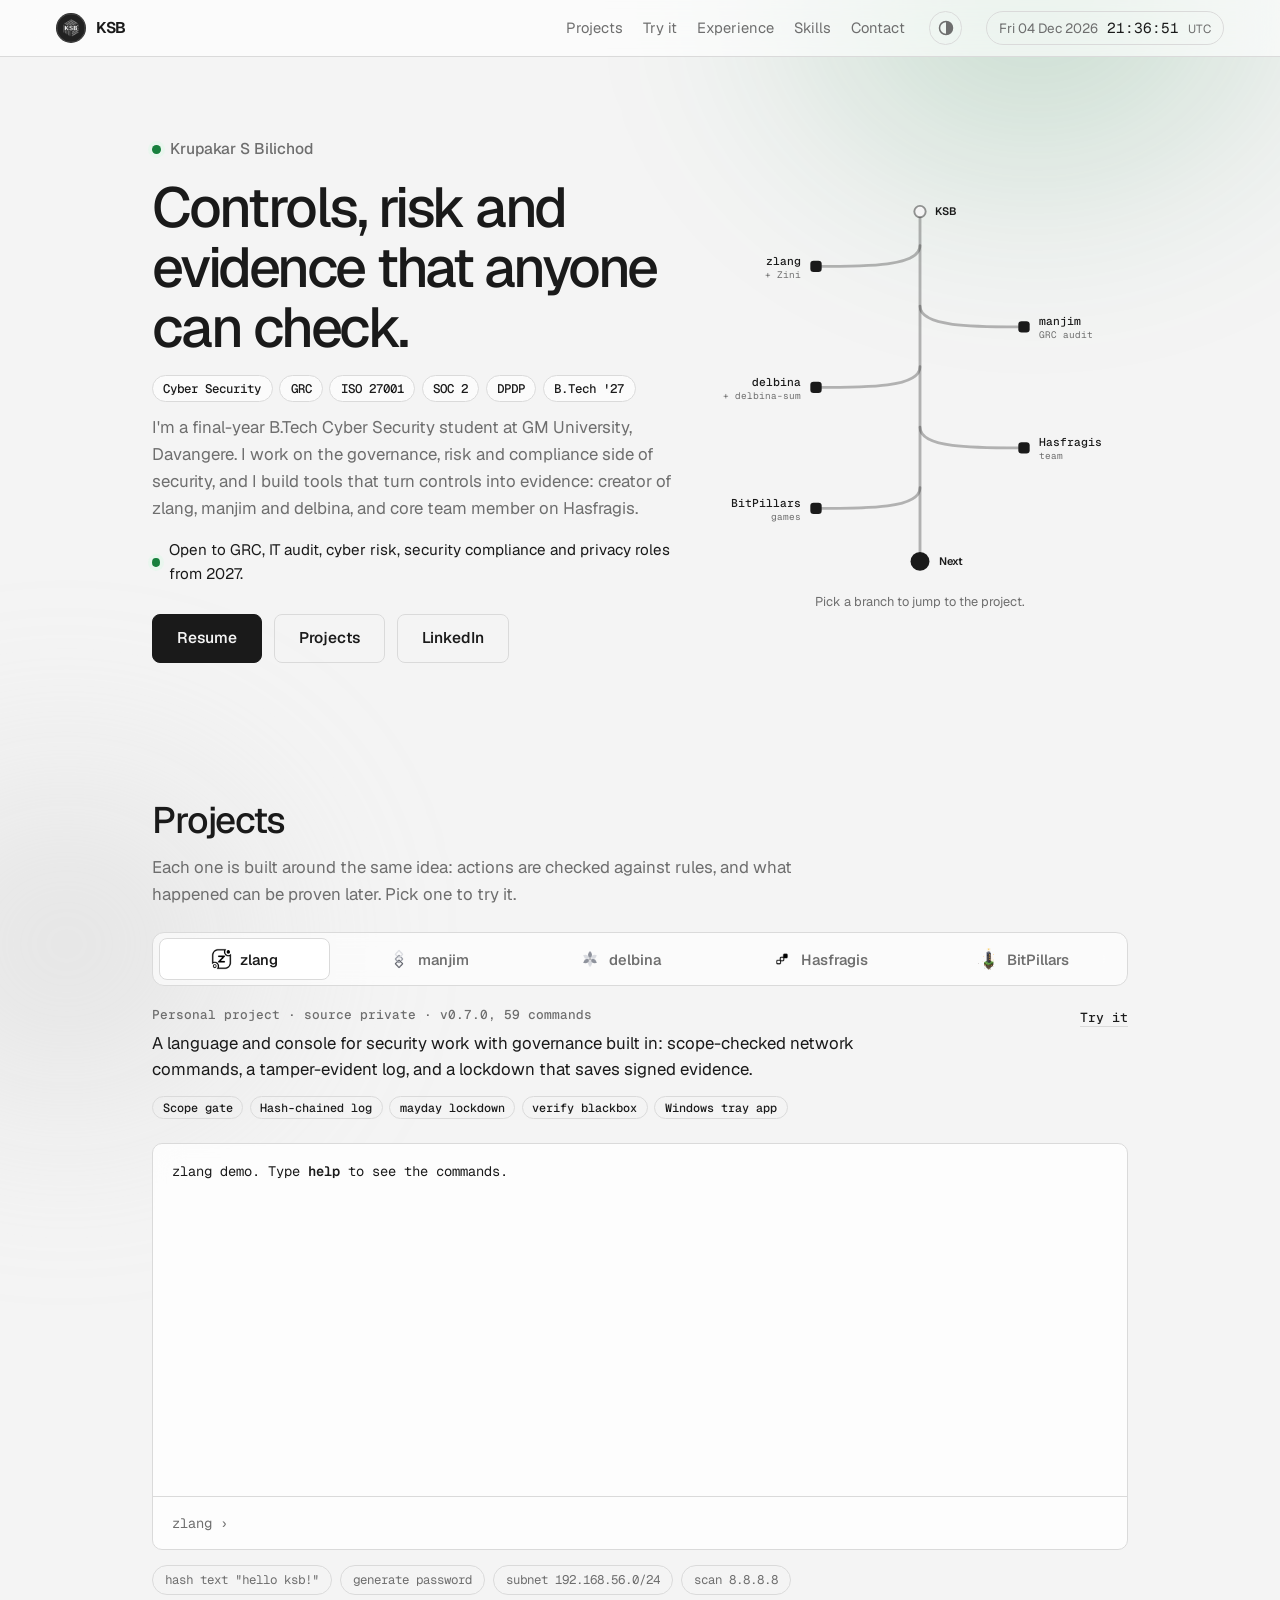
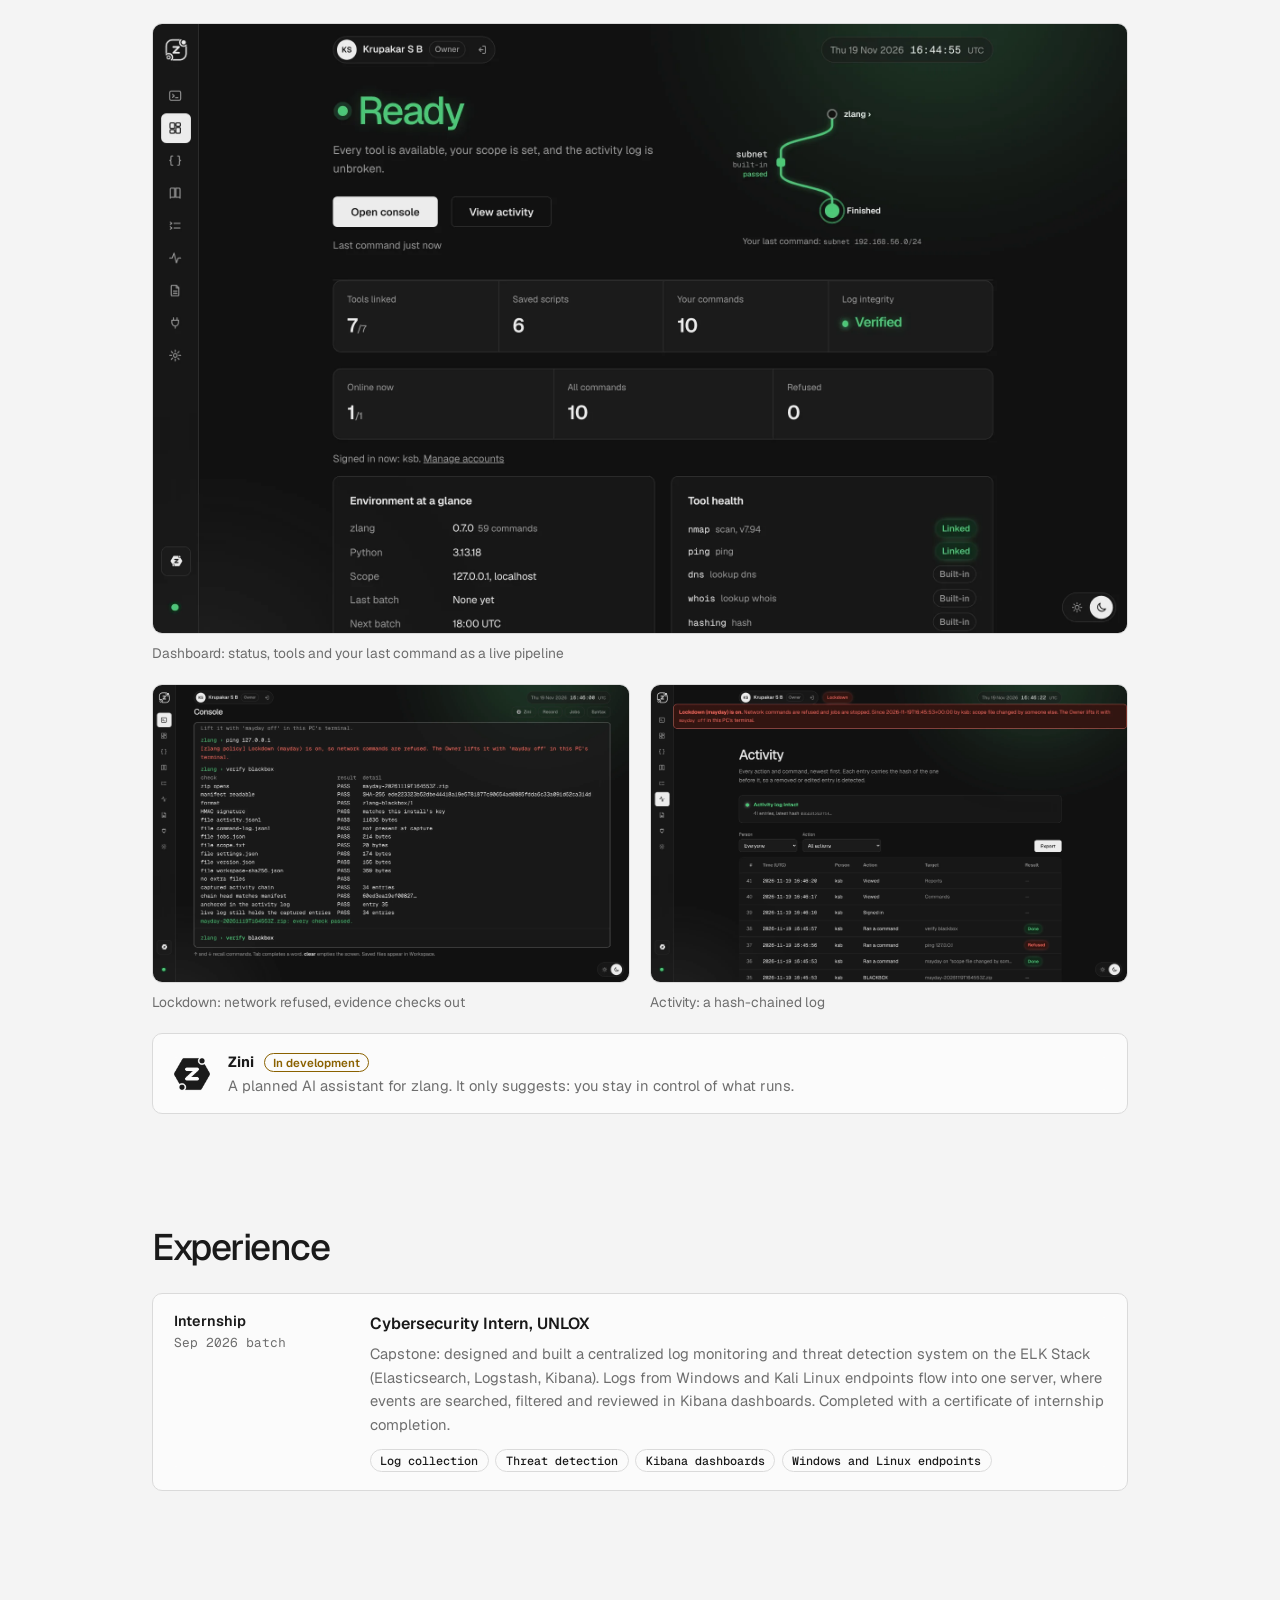
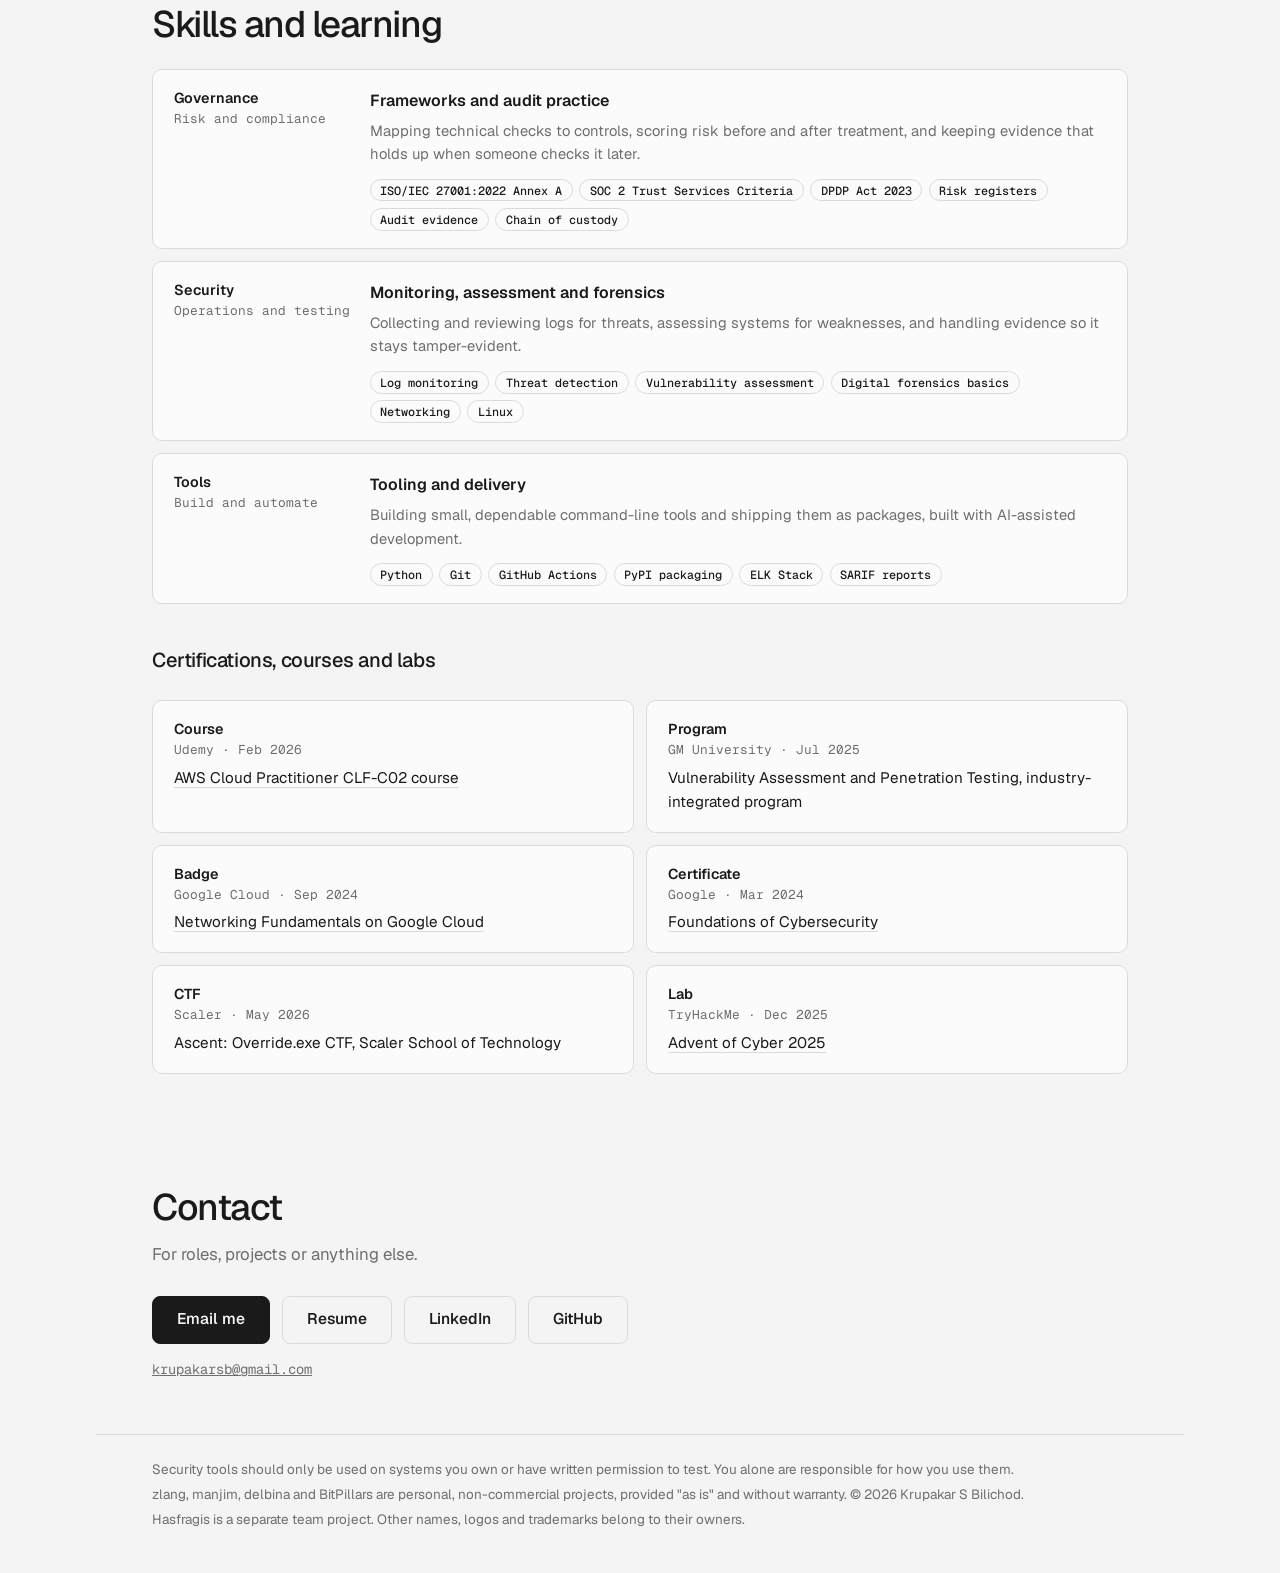
<file: index.html>
<!doctype html>
<html lang="en">
<head>
<meta charset="utf-8">
<meta name="viewport" content="width=device-width, initial-scale=1">
<meta http-equiv="Content-Security-Policy" content="default-src 'none'; script-src 'self'; style-src 'self' 'unsafe-inline'; img-src 'self'; font-src 'self'; base-uri 'none'; form-action 'none'">
<meta name="referrer" content="no-referrer">
<meta name="description" content="Krupakar S Bilichod (KSB): Cyber Security · GRC · ISO 27001 · SOC 2 · DPDP · B.Tech '27 · Creator of zlang, manjim & delbina · Hasfragis core team.">
<title>Krupakar S Bilichod | KSB</title>
<link rel="icon" href="assets/logo-ksb.png">
<link rel="stylesheet" href="style.css">
<script src="theme.js"></script>
</head>
<body>
<header class="top">
  <a class="brand" href="#top" aria-label="KSB home"><img src="assets/logo-ksb.png" alt=""><span>KSB</span></a>
  <nav aria-label="Main">
    <a href="#projects">Projects</a>
    <a href="#try">Try it</a>
    <a href="#experience">Experience</a>
    <a href="#skills">Skills</a>
    <a href="#contact">Contact</a>
  </nav>
  <button class="theme" type="button" data-theme-toggle aria-label="Switch light or dark theme"><svg viewBox="0 0 16 16" aria-hidden="true"><circle cx="8" cy="8" r="6.5" fill="none" stroke="currentColor" stroke-width="1.5"/><path d="M8 1.5a6.5 6.5 0 0 1 0 13z" fill="currentColor"/></svg></button>
  <time class="clock" data-clock aria-label="Current time in UTC"><span data-date></span><span class="t" data-time>--:--:--</span><span class="z">UTC</span></time>
</header>

<main id="top">
  <section class="hero">
    <div>
      <p class="eyebrow"><span class="dot"></span>Krupakar S Bilichod</p>
      <h1>Controls, risk and evidence that anyone can check.</h1>
      <ul class="tags" aria-label="Focus">
        <li>Cyber Security</li><li>GRC</li><li>ISO 27001</li><li>SOC 2</li><li>DPDP</li><li>B.Tech '27</li>
      </ul>
      <p class="lede">I'm a final-year B.Tech Cyber Security student at GM University, Davangere. I work on the governance, risk and compliance side of security, and I build tools that turn controls into evidence: creator of zlang, manjim and delbina, and core team member on Hasfragis.</p>
      <p class="open"><span class="dot"></span>Open to GRC, IT audit, cyber risk, security compliance and privacy roles from 2027.</p>
      <div class="actions">
        <a class="btn" href="assets/Krupakar-S-Bilichod-Resume.pdf">Resume</a>
        <a class="btn ghost" href="#projects">Projects</a>
        <a class="btn ghost" href="https://www.linkedin.com/in/krupakarsb" rel="noopener noreferrer">LinkedIn</a>
      </div>
    </div>
    <figure class="flow tree" aria-label="Project tree: KSB branching to zlang, manjim, delbina, Hasfragis and BitPillars">
      <svg viewBox="0 0 440 420" role="group">
        <title>KSB project tree</title>
        <path class="wire" d="M220,26 V386"/>
        <path class="wire" d="M220,62 C220,84 165,84 110,84"/>
        <path class="wire" d="M220,126 C220,148 275,148 330,148"/>
        <path class="wire" d="M220,190 C220,212 165,212 110,212"/>
        <path class="wire" d="M220,254 C220,276 275,276 330,276"/>
        <path class="wire" d="M220,318 C220,340 165,340 110,340"/>
        <path class="charge" style="--i:0" pathLength="100" d="M220,26 V62"/>
        <path class="charge" style="--i:1" pathLength="100" d="M220,62 V126"/>
        <path class="charge" style="--i:2" pathLength="100" d="M220,126 V190"/>
        <path class="charge" style="--i:3" pathLength="100" d="M220,190 V254"/>
        <path class="charge" style="--i:4" pathLength="100" d="M220,254 V318"/>
        <path class="charge" style="--i:5" pathLength="100" d="M220,318 V386"/>
        <path class="charge" style="--i:.6" pathLength="100" d="M220,62 C220,84 165,84 110,84"/>
        <path class="charge" style="--i:1.6" pathLength="100" d="M220,126 C220,148 275,148 330,148"/>
        <path class="charge" style="--i:2.6" pathLength="100" d="M220,190 C220,212 165,212 110,212"/>
        <path class="charge" style="--i:3.6" pathLength="100" d="M220,254 C220,276 275,276 330,276"/>
        <path class="charge" style="--i:4.6" pathLength="100" d="M220,318 C220,340 165,340 110,340"/>
        <circle class="start" cx="220" cy="26" r="6"/><text class="label" x="236" y="30">KSB</text>
        <g class="stage node" style="--i:1.2" tabindex="0" role="link" data-node="zlang" aria-label="zlang: go to project">
          <rect class="hit" x="8" y="64" width="118" height="40"/><rect x="104" y="78" width="12" height="12" rx="3.5"/>
          <text class="name" x="94" y="82" text-anchor="end">zlang</text><text class="tool" x="94" y="96" text-anchor="end">+ Zini</text></g>
        <g class="stage node" style="--i:2.2" tabindex="0" role="link" data-node="manjim" aria-label="manjim: go to project">
          <rect class="hit" x="314" y="128" width="122" height="40"/><rect x="324" y="142" width="12" height="12" rx="3.5"/>
          <text class="name" x="346" y="146">manjim</text><text class="tool" x="346" y="160">GRC audit</text></g>
        <g class="stage node" style="--i:3.2" tabindex="0" role="link" data-node="delbina" aria-label="delbina: go to project">
          <rect class="hit" x="8" y="192" width="118" height="40"/><rect x="104" y="206" width="12" height="12" rx="3.5"/>
          <text class="name" x="94" y="210" text-anchor="end">delbina</text><text class="tool" x="94" y="224" text-anchor="end">+ delbina-sum</text></g>
        <g class="stage node" style="--i:4.2" tabindex="0" role="link" data-node="hasfragis" aria-label="Hasfragis: go to project">
          <rect class="hit" x="314" y="256" width="122" height="40"/><rect x="324" y="270" width="12" height="12" rx="3.5"/>
          <text class="name" x="346" y="274">Hasfragis</text><text class="tool" x="346" y="288">team</text></g>
        <g class="stage node" style="--i:5.2" tabindex="0" role="link" data-node="bitpillars" aria-label="BitPillars: go to project">
          <rect class="hit" x="8" y="320" width="118" height="40"/><rect x="104" y="334" width="12" height="12" rx="3.5"/>
          <text class="name" x="94" y="338" text-anchor="end">BitPillars</text><text class="tool" x="94" y="352" text-anchor="end">games</text></g>
        <g class="end" style="--i:6"><circle class="halo" cx="220" cy="396" r="11"/><circle class="core" cx="220" cy="396" r="10"/><text class="label" x="240" y="400">Next</text></g>
      </svg>
      <figcaption data-tree-caption>Pick a branch to jump to the project.</figcaption>
    </figure>
  </section>

  <section id="projects" class="section">
    <h2>Projects</h2>
    <p class="lede">Each one is built around the same idea: actions are checked against rules, and what happened can be proven later. Pick one to try it.</p>
    <div class="tabs" role="tablist" aria-label="Projects">
      <button role="tab" id="t-zlang" aria-controls="p-zlang" aria-selected="true" data-tab="zlang"><img class="mono" src="assets/logos/zlang-transparent.png" alt="">zlang</button>
      <button role="tab" id="t-manjim" aria-controls="p-manjim" aria-selected="false" data-tab="manjim" tabindex="-1"><img src="assets/logos/manjim-transparent.png" alt="">manjim</button>
      <button role="tab" id="t-delbina" aria-controls="p-delbina" aria-selected="false" data-tab="delbina" tabindex="-1"><img src="assets/logos/delbina-transparent.png" alt="">delbina</button>
      <button role="tab" id="t-hasfragis" aria-controls="p-hasfragis" aria-selected="false" data-tab="hasfragis" tabindex="-1"><img class="mono" src="assets/logos/hasfragis-transparent.png" alt="">Hasfragis</button>
      <button role="tab" id="t-bitpillars" aria-controls="p-bitpillars" aria-selected="false" data-tab="bitpillars" tabindex="-1"><img src="assets/logos/bitpillars-transparent.png" alt="">BitPillars</button>
    </div>

    <!-- zlang -->
    <div class="panel" role="tabpanel" id="p-zlang" aria-labelledby="t-zlang">
      <div class="panel-head">
        <div><p class="kind">Personal project · source private · v0.7.0, 59 commands</p>
        <p class="pitch">A language and console for security work with governance built in: scope-checked network commands, a tamper-evident log, and a lockdown that saves signed evidence.</p></div>
        <p class="links"><a href="#try">Try it</a></p>
      </div>
      <ul class="kw"><li>Scope gate</li><li>Hash-chained log</li><li>mayday lockdown</li><li>verify blackbox</li><li>Windows tray app</li></ul>
      <div class="term" data-term id="try">
        <div class="term-out" data-out aria-live="polite"><p>zlang demo. Type <b>help</b> to see the commands.</p></div>
        <form class="term-in" data-form autocomplete="off"><label class="prompt" for="term-line">zlang ›</label><input id="term-line" spellcheck="false" autocapitalize="none" autocomplete="off"></form>
      </div>
      <div class="chips" aria-label="Example commands">
        <button type="button" data-try='hash text "hello ksb!"'>hash text "hello ksb!"</button>
        <button type="button" data-try="generate password">generate password</button>
        <button type="button" data-try="subnet 192.168.56.0/24">subnet 192.168.56.0/24</button>
        <button type="button" data-try="scan 8.8.8.8">scan 8.8.8.8</button>
      </div>
      <div class="shots">
        <figure class="wide"><img src="assets/shots/dashboard.webp" alt="zlang dashboard" loading="lazy" width="2160" height="1350"><figcaption>Dashboard: status, tools and your last command as a live pipeline</figcaption></figure>
        <figure><img src="assets/shots/mayday.webp" alt="Lockdown and verify blackbox" loading="lazy" width="2160" height="1350"><figcaption>Lockdown: network refused, evidence checks out</figcaption></figure>
        <figure><img src="assets/shots/reports.webp" alt="Hash-chained activity log" loading="lazy" width="2160" height="1350"><figcaption>Activity: a hash-chained log</figcaption></figure>
      </div>
      <div class="zini-note"><span class="logo zini" role="img" aria-label="Zini logo"></span><p><b>Zini</b> <span class="soon">In development</span><br>A planned AI assistant for zlang. It only suggests: you stay in control of what runs.</p></div>
    </div>

    <!-- manjim -->
    <div class="panel" role="tabpanel" id="p-manjim" aria-labelledby="t-manjim" hidden>
      <div class="panel-head">
        <div><p class="kind">Open source · on PyPI · zero dependencies</p>
        <p class="pitch">A GRC and IT audit CLI: checks mapped to ISO 27001:2022 Annex A and SOC 2, a risk register with DPDP Act flags, and sealed reports that show any later change.</p></div>
        <p class="links"><a href="https://github.com/manjim-dev/manjim" rel="noopener noreferrer">Repo</a><a href="https://pypi.org/project/manjim/" rel="noopener noreferrer">PyPI</a></p>
      </div>
      <h3 class="step"><span>1</span>Audit a project</h3>
      <p class="hint">A sample repo with six problems. Fix them and watch the score and the controls change.</p>
      <div class="demo-grid">
        <fieldset class="fixes" data-mj-fixes><legend>Sample project</legend></fieldset>
        <pre class="tout" data-mj-out aria-live="polite"></pre>
      </div>
      <h3 class="step"><span>2</span>Score a risk</h3>
      <div class="demo-grid">
        <div class="risk">
          <p class="hint">Threat: SQL injection on the customer portal</p>
          <label>Likelihood <input type="range" min="1" max="5" value="3" data-mj-l><b data-mj-lv>3</b></label>
          <label>Impact <input type="range" min="1" max="5" value="5" data-mj-i><b data-mj-iv>5</b></label>
        </div>
        <pre class="tout" data-mj-risk aria-live="polite"></pre>
      </div>
      <h3 class="step"><span>3</span>Seal, then try to change it</h3>
      <div class="demo-grid">
        <div><textarea class="report" data-mj-report spellcheck="false">{"score": 30, "findings": 6, "high": 2}</textarea>
        <div class="chips"><button type="button" data-mj-seal>manjim seal report.json</button><button type="button" data-mj-verify>manjim verify report.json</button></div></div>
        <pre class="tout" data-mj-seal-out aria-live="polite">Seal the report, edit one character, then verify.</pre>
      </div>
      <p class="note">Runs in your browser with manjim's real scoring weights, control mappings and output format. Output format checked against a real <code>pip install manjim</code> run.</p>
    </div>

    <!-- delbina -->
    <div class="panel" role="tabpanel" id="p-delbina" aria-labelledby="t-delbina" hidden>
      <div class="panel-head">
        <div><p class="kind">Open source · on PyPI · library and drop-in proxy</p>
        <p class="pitch">Cuts the token bill of long AI chats and agents. It compresses in a cache-friendly way, redacts secrets before a summarizer sees them, and logs every compaction.</p></div>
        <p class="links"><a href="https://github.com/delbina/delbina" rel="noopener noreferrer">Repo</a><a href="https://pypi.org/project/delbina/" rel="noopener noreferrer">PyPI</a><a href="https://github.com/delbina/delbina-sum" rel="noopener noreferrer">delbina-sum</a></p>
      </div>
      <h3 class="step"><span>1</span>What a long agent session costs</h3>
      <p class="hint">Replay of a 25-task coding-agent session, 269 messages. Pick a token budget.</p>
      <div class="seg" role="radiogroup" data-dl-budget><button role="radio" aria-checked="false" data-b="16">16k</button><button role="radio" aria-checked="true" data-b="32">32k</button><button role="radio" aria-checked="false" data-b="64">64k</button></div>
      <div class="bars" data-dl-bars></div>
      <h3 class="step"><span>2</span>Secrets never reach the summarizer</h3>
      <p class="hint">The same patterns as delbina's redactor, running in your browser. Paste anything; nothing is sent.</p>
      <div class="demo-grid">
        <textarea class="report" data-dl-in spellcheck="false">deploy failed on port 8443. retry with AKIAIOSFODNN7EXAMPLE, password: hunter2-prod, and Authorization: Bearer eyJhbGciOiJIUzI1NiJ9abcdefgh1234</textarea>
        <pre class="tout" data-dl-out aria-live="polite"></pre>
      </div>
      <div class="seg" role="radiogroup" aria-label="Redaction mode" data-dl-mode><button role="radio" aria-checked="true" data-m="mask">mask</button><button role="radio" aria-checked="false" data-m="strip">strip</button></div>
      <p class="note">Numbers are from delbina's published benchmark. With a summarizer, it sent about 94% fewer tokens and still answered every planted-fact question. <b>delbina-sum</b> <span class="soon">In progress</span> is a small summarizer trained to keep exact IDs, paths and versions.</p>
    </div>

    <!-- hasfragis -->
    <div class="panel" role="tabpanel" id="p-hasfragis" aria-labelledby="t-hasfragis" hidden>
      <div class="panel-head">
        <div><p class="kind">Team project · core team member</p>
        <p class="pitch">A digital forensics toolkit that makes evidence tamper-evident and checkable: file hashes, a Merkle root, a signed custody ledger and an incident timeline.</p></div>
        <p class="links"><a href="https://hasfragis.github.io" rel="noopener noreferrer">Website</a></p>
      </div>
      <div class="shots"><figure class="wide" data-optional-shot hidden><img src="assets/shots/hasfragis.webp" alt="Hasfragis website: digital evidence integrity, with SHA-256, P-256, 60/60 tests and 1 ZIP per case" decoding="async" width="958" height="920"><figcaption>hasfragis.github.io: sealed files, signed hand-overs, every change caught</figcaption></figure></div>
    </div>

    <!-- bitpillars -->
    <div class="panel" role="tabpanel" id="p-bitpillars" aria-labelledby="t-bitpillars" hidden>
      <div class="panel-head">
        <div><p class="kind">Game studio · 10 games · free in the browser</p>
        <p class="pitch">Tiny pixel games that are fast, chill and satisfying. No installs, no ads, no accounts.</p></div>
        <p class="links"><a href="https://krupakarsb.github.io/bitpillars/" rel="noopener noreferrer">Open BitPillars</a></p>
      </div>
      <div class="games" data-games></div>
    </div>
  </section>

  
<section id="experience" class="section">
    <h2>Experience</h2>
    <div class="rows">
      <article>
        <div class="when"><span>Internship</span>Sep 2026 batch</div>
        <div><h3>Cybersecurity Intern, UNLOX</h3>
        <p>Capstone: designed and built a centralized log monitoring and threat detection system on the ELK Stack (Elasticsearch, Logstash, Kibana). Logs from Windows and Kali Linux endpoints flow into one server, where events are searched, filtered and reviewed in Kibana dashboards. Completed with a certificate of internship completion.</p>
        <ul class="kw"><li>Log collection</li><li>Threat detection</li><li>Kibana dashboards</li><li>Windows and Linux endpoints</li></ul></div>
      </article>
    </div>
  </section>

  <section id="skills" class="section">
    <h2>Skills and learning</h2>
    <div class="rows">
      <article>
        <div class="when"><span>Governance</span>Risk and compliance</div>
        <div><h3>Frameworks and audit practice</h3>
        <p>Mapping technical checks to controls, scoring risk before and after treatment, and keeping evidence that holds up when someone checks it later.</p>
        <ul class="kw"><li>ISO/IEC 27001:2022 Annex A</li><li>SOC 2 Trust Services Criteria</li><li>DPDP Act 2023</li><li>Risk registers</li><li>Audit evidence</li><li>Chain of custody</li></ul></div>
      </article>
      <article>
        <div class="when"><span>Security</span>Operations and testing</div>
        <div><h3>Monitoring, assessment and forensics</h3>
        <p>Collecting and reviewing logs for threats, assessing systems for weaknesses, and handling evidence so it stays tamper-evident.</p>
        <ul class="kw"><li>Log monitoring</li><li>Threat detection</li><li>Vulnerability assessment</li><li>Digital forensics basics</li><li>Networking</li><li>Linux</li></ul></div>
      </article>
      <article>
        <div class="when"><span>Tools</span>Build and automate</div>
        <div><h3>Tooling and delivery</h3>
        <p>Building small, dependable command-line tools and shipping them as packages, built with AI-assisted development.</p>
        <ul class="kw"><li>Python</li><li>Git</li><li>GitHub Actions</li><li>PyPI packaging</li><li>ELK Stack</li><li>SARIF reports</li></ul></div>
      </article>
    </div>
    <h3 class="sub">Certifications, courses and labs</h3>
    <div class="rows certs">
      <article><div class="when"><span>Course</span>Udemy · Feb 2026</div><p><a href="https://www.udemy.com/certificate/UC-7411b92f-67b3-411b-8fca-2a8654aba6c2/" rel="noopener noreferrer">AWS Cloud Practitioner CLF-C02 course</a></p></article>
      <article><div class="when"><span>Program</span>GM University · Jul 2025</div><p>Vulnerability Assessment and Penetration Testing, industry-integrated program</p></article>
      <article><div class="when"><span>Badge</span>Google Cloud · Sep 2024</div><p><a href="https://www.cloudskillsboost.google/public_profiles/b478eca2-c6cd-421d-a5d9-c17e0866634b/badges/11717947" rel="noopener noreferrer">Networking Fundamentals on Google Cloud</a></p></article>
      <article><div class="when"><span>Certificate</span>Google · Mar 2024</div><p><a href="https://www.coursera.org/account/accomplishments/records/ELZ3V6QZ8D3S" rel="noopener noreferrer">Foundations of Cybersecurity</a></p></article>
      <article><div class="when"><span>CTF</span>Scaler · May 2026</div><p>Ascent: Override.exe CTF, Scaler School of Technology</p></article>
      <article><div class="when"><span>Lab</span>TryHackMe · Dec 2025</div><p><a href="https://tryhackme-certificates.s3-eu-west-1.amazonaws.com/THM-OU2Q2KIAEF.pdf" rel="noopener noreferrer">Advent of Cyber 2025</a></p></article>
    </div>
  </section>

  <section id="contact" class="section contact">
    <h2>Contact</h2>
    <p class="lede">For roles, projects or anything else.</p>
    <div class="actions">
      <a class="btn" href="mailto:krupakarsb@gmail.com">Email me</a>
      <a class="btn ghost" href="assets/Krupakar-S-Bilichod-Resume.pdf">Resume</a>
      <a class="btn ghost" href="https://www.linkedin.com/in/krupakarsb" rel="noopener noreferrer">LinkedIn</a>
      <a class="btn ghost" href="https://github.com/krupakarsb" rel="noopener noreferrer">GitHub</a>
    </div>
    <p class="mail"><a href="mailto:krupakarsb@gmail.com">krupakarsb@gmail.com</a></p>
  </section>
</main>

<footer>
  <p>Security tools should only be used on systems you own or have written permission to test. You alone are responsible for how you use them.</p>
  <p>zlang, manjim, delbina and BitPillars are personal, non-commercial projects, provided "as is" and without warranty. &copy; 2026 Krupakar S Bilichod.</p>
  <p>Hasfragis is a separate team project. Other names, logos and trademarks belong to their owners.</p>
</footer>
<script src="app.js"></script>
<script src="showcase.js"></script>
</body>
</html>
</file>
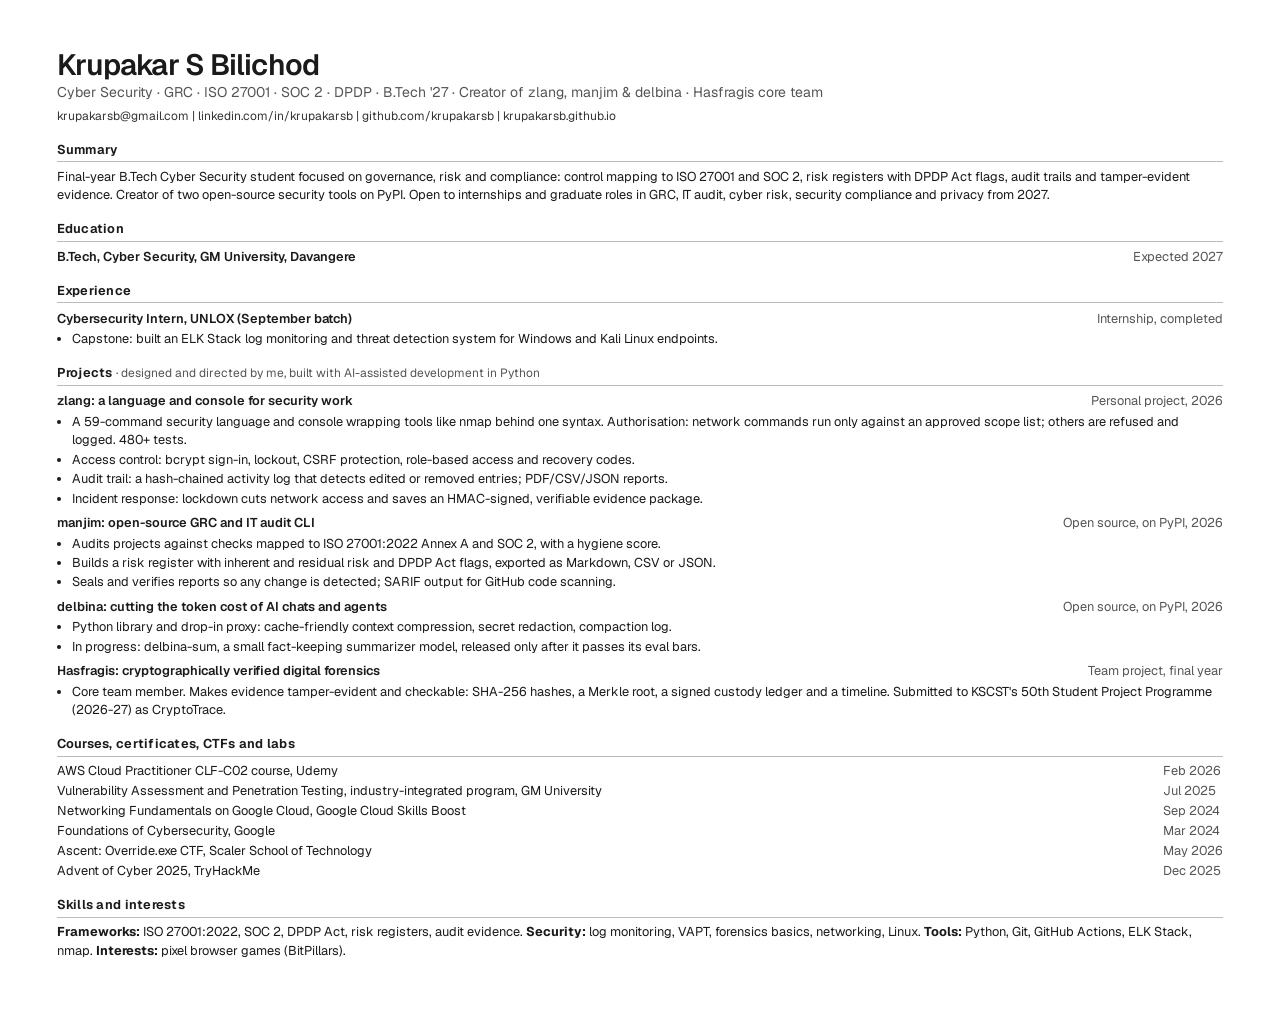
<file: resume/resume-source.html>
<!doctype html><html lang="en"><head><meta charset="utf-8"><title>Krupakar S Bilichod - Resume</title>
<style>
@font-face{font-family:G;src:url(../assets/fonts/Geist.woff2);font-weight:100 900}
@page{size:A4;margin:0}
*{box-sizing:border-box}
body{margin:0;padding:13mm 15mm;font:9.6pt/1.42 G,sans-serif;color:#1a1a1a}
a{color:inherit;text-decoration:none}
h1{margin:0;font-size:22pt;font-weight:600;letter-spacing:-.03em;line-height:1.1}
.tag{margin:.5mm 0 1.2mm;color:#555;font-size:10.5pt}
.links{color:#333;font-size:9pt}
h2{margin:4.2mm 0 1.4mm;padding-bottom:.7mm;border-bottom:.5pt solid #bbb;font-size:9.6pt;font-weight:650;letter-spacing:.02em}
p{margin:0}
.row{display:flex;justify-content:space-between;gap:6mm;font-weight:600;margin-top:1.6mm}
.row span{font-weight:400;color:#555;white-space:nowrap}
.note{color:#555;font-size:9pt}
ul{margin:.7mm 0 0;padding-left:4mm}
li{margin:.35mm 0}
.list{display:grid;grid-template-columns:1fr auto;column-gap:6mm;row-gap:.5mm}
.list span:nth-child(even){color:#555;white-space:nowrap}
</style></head><body>
<h1>Krupakar S Bilichod</h1>
<p class="tag">Cyber Security · GRC · ISO 27001 · SOC 2 · DPDP · B.Tech '27 · Creator of zlang, manjim &amp; delbina · Hasfragis core team</p>
<p class="links"><a href="mailto:krupakarsb@gmail.com">krupakarsb@gmail.com</a> | <a href="https://www.linkedin.com/in/krupakarsb">linkedin.com/in/krupakarsb</a> | <a href="https://github.com/krupakarsb">github.com/krupakarsb</a> | <a href="https://krupakarsb.github.io">krupakarsb.github.io</a></p>
<h2>Summary</h2>
<p>Final-year B.Tech Cyber Security student focused on governance, risk and compliance: control mapping to ISO 27001 and SOC 2, risk registers with DPDP Act flags, audit trails and tamper-evident evidence. Creator of two open-source security tools on PyPI. Open to internships and graduate roles in GRC, IT audit, cyber risk, security compliance and privacy from 2027.</p>
<h2>Education</h2>
<div class="row">B.Tech, Cyber Security, GM University, Davangere <span>Expected 2027</span></div>
<h2>Experience</h2>
<div class="row">Cybersecurity Intern, UNLOX (September batch) <span>Internship, completed</span></div>
<ul>
<li>Capstone: built an ELK Stack log monitoring and threat detection system for Windows and Kali Linux endpoints.</li>
</ul>
<h2>Projects <span class="note" style="font-weight:400;letter-spacing:0">· designed and directed by me, built with AI-assisted development in Python</span></h2>
<div class="row">zlang: a language and console for security work <span>Personal project, 2026</span></div>
<ul>
<li>A 59-command security language and console wrapping tools like nmap behind one syntax. Authorisation: network commands run only against an approved scope list; others are refused and logged. 480+ tests.</li>
<li>Access control: bcrypt sign-in, lockout, CSRF protection, role-based access and recovery codes.</li>
<li>Audit trail: a hash-chained activity log that detects edited or removed entries; PDF/CSV/JSON reports.</li>
<li>Incident response: lockdown cuts network access and saves an HMAC-signed, verifiable evidence package.</li>
</ul>
<div class="row">manjim: open-source GRC and IT audit CLI <span>Open source, on PyPI, 2026</span></div>
<ul>
<li>Audits projects against checks mapped to ISO 27001:2022 Annex A and SOC 2, with a hygiene score.</li>
<li>Builds a risk register with inherent and residual risk and DPDP Act flags, exported as Markdown, CSV or JSON.</li>
<li>Seals and verifies reports so any change is detected; SARIF output for GitHub code scanning.</li>
</ul>
<div class="row">delbina: cutting the token cost of AI chats and agents <span>Open source, on PyPI, 2026</span></div>
<ul>
<li>Python library and drop-in proxy: cache-friendly context compression, secret redaction, compaction log.</li>
<li>In progress: delbina-sum, a small fact-keeping summarizer model, released only after it passes its eval bars.</li>
</ul>
<div class="row">Hasfragis: cryptographically verified digital forensics <span>Team project, final year</span></div>
<ul>
<li>Core team member. Makes evidence tamper-evident and checkable: SHA-256 hashes, a Merkle root, a signed custody ledger and a timeline. Submitted to KSCST's 50th Student Project Programme (2026-27) as CryptoTrace.</li>
</ul>
<h2>Courses, certificates, CTFs and labs</h2>
<div class="list"><span>AWS Cloud Practitioner CLF-C02 course, Udemy</span><span>Feb 2026</span><span>Vulnerability Assessment and Penetration Testing, industry-integrated program, GM University</span><span>Jul 2025</span><span>Networking Fundamentals on Google Cloud, Google Cloud Skills Boost</span><span>Sep 2024</span><span>Foundations of Cybersecurity, Google</span><span>Mar 2024</span><span>Ascent: Override.exe CTF, Scaler School of Technology</span><span>May 2026</span><span>Advent of Cyber 2025, TryHackMe</span><span>Dec 2025</span></div>
<h2>Skills and interests</h2>
<p><b>Frameworks:</b> ISO 27001:2022, SOC 2, DPDP Act, risk registers, audit evidence. <b>Security:</b> log monitoring, VAPT, forensics basics, networking, Linux. <b>Tools:</b> Python, Git, GitHub Actions, ELK Stack, nmap. <b>Interests:</b> pixel browser games (BitPillars).</p>
</body></html>
</file>
<file: style.css>
/* Monochrome, with colour only for meaning: the same design as the zlang dashboard. */
:root {
  --paper: #f4f4f4; --surface: #ffffff; --ink: #1a1a1a; --muted: #6e6e6e; --rule: #dadada;
  --ok: #17803d; --bad: #c0261c; --warn: #8a6100; --run: #1f5fd1; --ok-bg: #e9f6ee;
  --glass: rgb(255 255 255 / .62); --glow-n: #c9c9c9;
  --sans: "Geist", "Segoe UI", system-ui, sans-serif;
  --mono: "Geist Mono", "Cascadia Mono", Consolas, monospace;
  color-scheme: light dark;
}
@media (prefers-color-scheme: dark) {
  :root:not([data-theme="light"]) {
    --paper: #121212; --surface: #1b1b1b; --ink: #ececec; --muted: #9a9a9a; --rule: #333333;
    --ok: #4cc777; --bad: #ff6b5f; --warn: #e7b53c; --run: #6f9dff; --ok-bg: #12291b;
    --glass: rgb(28 28 28 / .55); --glow-n: #3a3a3a;
  }
}
:root[data-theme="dark"] {
    --paper: #121212; --surface: #1b1b1b; --ink: #ececec; --muted: #9a9a9a; --rule: #333333;
    --ok: #4cc777; --bad: #ff6b5f; --warn: #e7b53c; --run: #6f9dff; --ok-bg: #12291b;
    --glass: rgb(28 28 28 / .55); --glow-n: #3a3a3a;
  color-scheme: dark;
}
:root[data-theme="light"] { color-scheme: light; }
@font-face { font-family: "Geist"; src: url("assets/fonts/Geist.woff2") format("woff2"); font-weight: 100 900; font-display: swap; }
@font-face { font-family: "Geist Mono"; src: url("assets/fonts/GeistMono.woff2") format("woff2"); font-weight: 100 900; font-display: swap; }
* { box-sizing: border-box; }
html { scroll-behavior: smooth; scroll-padding-top: 5rem; }
body { margin: 0; background: var(--paper); color: var(--ink); font: 15.5px/1.6 var(--sans); -webkit-font-smoothing: antialiased; overflow-x: hidden; }
body::before { content: ""; position: fixed; inset: -20vmax; z-index: -1; pointer-events: none; filter: blur(90px); opacity: .5;
  background: radial-gradient(38vmax 30vmax at 72% 18%, color-mix(in srgb, var(--ok) 50%, transparent) 0%, transparent 70%),
              radial-gradient(30vmax 26vmax at 18% 85%, var(--glow-n) 0%, transparent 70%); }
:focus-visible { outline: 2px solid var(--run); outline-offset: 2px; }
a { color: inherit; }
code { font-family: var(--mono); font-size: .86em; }
.top { position: sticky; top: 0; z-index: 10; display: flex; align-items: center; gap: 1.5rem; padding: .7rem clamp(1rem, 5vw, 3.5rem);
       background: var(--glass); backdrop-filter: blur(18px) saturate(1.2); border-bottom: 1px solid var(--rule); }
.brand { display: flex; align-items: center; gap: .6rem; font-weight: 650; letter-spacing: -.02em; text-decoration: none; }
.brand img { width: 1.9rem; height: 1.9rem; border-radius: 50%; display: block; }
.top nav { display: flex; gap: 1.25rem; margin-left: auto; font-size: .92rem; }
.top nav a { color: var(--muted); text-decoration: none; }
.top nav a:hover { color: var(--ink); }
.clock { display: flex; align-items: baseline; gap: .55rem; font-size: .84rem; color: var(--muted); padding: .28rem .75rem;
         border: 1px solid var(--rule); border-radius: 99px; white-space: nowrap; }
.clock .t { font-family: var(--mono); font-variant-numeric: tabular-nums; color: var(--ink); font-size: .9rem; }
.clock .z { font-size: .74rem; }
main, footer { max-width: 68rem; margin: 0 auto; padding-inline: clamp(1rem, 5vw, 3.5rem); }
.hero { display: grid; grid-template-columns: minmax(0, 1fr) minmax(16rem, 26rem); gap: 2.5rem; align-items: center; padding-block: clamp(2.5rem, 7vw, 5rem); }
.eyebrow { display: flex; align-items: center; gap: .6rem; margin: 0 0 1rem; color: var(--muted); font-weight: 500; }
.dot { width: .55rem; height: .55rem; border-radius: 50%; background: var(--ok); box-shadow: 0 0 0 4px var(--ok-bg); }
h1 { margin: 0; font-size: clamp(2.3rem, 5.6vw, 3.5rem); font-weight: 500; letter-spacing: -.045em; line-height: 1.07; }
h2 { margin: 0; font-size: clamp(1.8rem, 4vw, 2.3rem); font-weight: 500; letter-spacing: -.04em; line-height: 1.15; }
h3 { margin: 0; font-size: 1rem; font-weight: 600; }
.lede { max-width: 40rem; margin: .8rem 0 0; font-size: 1.05rem; color: var(--muted); }
.actions { display: flex; flex-wrap: wrap; gap: .75rem; margin-top: 1.75rem; }
.btn { display: inline-block; font-weight: 550; padding: .68rem 1.5rem; border-radius: 8px; background: var(--ink); color: var(--paper);
       border: 1px solid var(--ink); text-decoration: none; }
.btn:hover { opacity: .85; }
.btn.ghost { background: transparent; color: var(--ink); border-color: var(--rule); }
.btn.ghost:hover { border-color: var(--ink); opacity: 1; }
.section { padding-block: clamp(2rem, 5vw, 3.5rem); }
.section-head { display: flex; gap: 1.25rem; align-items: flex-start; }
.logo { display: block; flex: none; width: 3.25rem; height: 3.25rem; background: var(--ink);
        -webkit-mask: url("assets/logo-zlang.png") center / contain no-repeat; mask: url("assets/logo-zlang.png") center / contain no-repeat; }
.logo.hasfragis { -webkit-mask-image: url("assets/logo-hasfragis.png"); mask-image: url("assets/logo-hasfragis.png"); }
.sample { margin: 1.75rem 0 0; padding: 1rem 1.2rem; border: 1px solid var(--rule); border-radius: 10px; background: var(--glass);
          font: 400 .86rem var(--mono); overflow-x: auto; }
.sample .p { color: var(--muted); }
.cards { display: grid; grid-template-columns: repeat(auto-fit, minmax(16rem, 1fr)); gap: 1rem; margin-top: 1rem; }
.cards article, .work article { padding: 1.2rem 1.3rem; border: 1px solid var(--rule); border-radius: 10px; background: var(--glass); backdrop-filter: blur(14px); }
.cards p, .work p { margin: .35rem 0 0; color: var(--muted); font-size: .92rem; }
.note { margin: 1.25rem 0 0; color: var(--muted); font-size: .9rem; }
.term { margin-top: 1.5rem; border: 1px solid var(--rule); border-radius: 10px; background: color-mix(in srgb, var(--surface) 80%, transparent);
        backdrop-filter: blur(14px); font: 400 .86rem/1.6 var(--mono); overflow: hidden; cursor: text; }
.term:focus-within { border-color: var(--muted); }
.term-out { height: 22rem; overflow-y: auto; padding: 1rem 1.2rem .5rem; }
.term-out p { margin: 0; white-space: pre-wrap; overflow-wrap: anywhere; }
.term-out b { font-weight: 600; }
.term-out .echo { margin-top: .7rem; }
.term-out .echo span, .prompt { color: var(--muted); }
.term-out .ok { color: var(--ok); } .term-out .bad { color: var(--bad); } .term-out .warn { color: var(--warn); } .term-out .dim { color: var(--muted); }
.term-in { display: flex; align-items: center; gap: .6rem; padding: .75rem 1.2rem; border-top: 1px solid var(--rule); }
.term-in input { flex: 1; min-width: 0; font: inherit; font-size: max(.86rem, 16px); color: var(--ink); background: none; border: 0; outline: none; padding: .2rem 0; }
@media (min-width: 721px) { .term-in input { font-size: inherit; } }
.chips { display: flex; flex-wrap: wrap; gap: .5rem; margin-top: .9rem; }
.chips button { font: 400 .78rem var(--mono); color: var(--muted); background: transparent; border: 1px solid var(--rule); border-radius: 99px; padding: .35rem .75rem; cursor: pointer; }
.chips button:hover { color: var(--ink); border-color: var(--ink); }
.shots { display: grid; grid-template-columns: repeat(2, minmax(0, 1fr)); gap: 1.25rem; margin-top: 1.75rem; }
.shots figure { margin: 0; }
.shots .wide { grid-column: 1 / -1; }
#p-hasfragis .shots { grid-template-columns: minmax(0, 46rem); }
.shots img { display: block; width: 100%; height: auto; border: 1px solid var(--rule); border-radius: 10px; }
.shots figcaption { margin-top: .5rem; color: var(--muted); font-size: .86rem; }
.work { display: grid; grid-template-columns: repeat(auto-fit, minmax(17rem, 1fr)); gap: 1rem; margin-top: 1.5rem; }
.work .kind { margin: .05rem 0 .5rem; font-size: .86rem; }
.mail { margin: 1rem 0 0; font: 400 .86rem var(--mono); color: var(--muted); }
footer { padding-block: 1.5rem 2.5rem; border-top: 1px solid var(--rule); color: var(--muted); font-size: .84rem; }
footer p { margin: 0 0 .2rem; }
/* the pipeline visual */
.flow { margin: 0; --cycle: 7.2s; --step: .55s; }
.flow svg { display: block; width: 100%; height: auto; overflow: visible; }
.flow .wire { fill: none; stroke: color-mix(in srgb, var(--ink) 30%, transparent); stroke-width: 3; stroke-linecap: round; }
.flow .charge { fill: none; stroke: var(--ok); stroke-width: 3; stroke-linecap: round; stroke-dasharray: 100 100; stroke-dashoffset: 100;
  filter: drop-shadow(0 0 4px color-mix(in srgb, var(--ok) 60%, transparent));
  animation: charge var(--cycle) cubic-bezier(.55,.1,.35,1) infinite; animation-delay: calc(var(--i) * var(--step)); }
.flow .start { fill: var(--paper); stroke: color-mix(in srgb, var(--ink) 45%, transparent); stroke-width: 2; }
.flow .label { font: 600 11.5px var(--sans); fill: var(--ink); }
.flow .name { font: 500 12px var(--mono); fill: var(--ink); }
.flow .tool { font: 400 10px var(--mono); fill: var(--muted); }
.flow .stage rect { fill: var(--ink); animation: lit var(--cycle) ease infinite; animation-delay: calc(var(--i) * var(--step)); }
.flow .core { fill: var(--ink); animation: lit var(--cycle) ease infinite; animation-delay: calc(var(--i) * var(--step)); }
.flow .halo { fill: none; stroke: var(--ok); stroke-width: 1.5; opacity: 0; transform-box: fill-box; transform-origin: center;
              animation: halo var(--cycle) ease-out infinite; animation-delay: calc(var(--i) * var(--step)); }
.flow figcaption { margin-top: .5rem; text-align: center; color: var(--muted); font-size: .8rem; }
@keyframes charge { 0% { stroke-dashoffset: 100; opacity: 1; } 14% { stroke-dashoffset: 0; } 72% { stroke-dashoffset: 0; opacity: 1; } 86%, 100% { stroke-dashoffset: 0; opacity: 0; } }
@keyframes lit { 0%, 2% { fill: var(--ink); } 8%, 66% { fill: var(--ok); } 82%, 100% { fill: var(--ink); } }
@keyframes halo { 0%, 2% { transform: scale(.9); opacity: 0; } 6% { opacity: .9; } 30%, 100% { transform: scale(2.1); opacity: 0; } }
@media (prefers-reduced-motion: reduce) {
  html { scroll-behavior: auto; }
  .flow .charge { animation: none; stroke-dashoffset: 0; }
  .flow .stage rect, .flow .core { animation: none; fill: var(--ok); }
  .flow .halo { animation: none; }
}
@media (max-width: 860px) { .hero { grid-template-columns: 1fr; } .flow { max-width: 24rem; margin-inline: auto; } }
@media (max-width: 720px) {
  .top { flex-wrap: wrap; gap: .5rem 1rem; }
  .top nav { order: 3; width: 100%; margin-left: 0; justify-content: space-between; }
  .clock { margin-left: auto; }
  .clock [data-date] { display: none; }
  .shots { grid-template-columns: 1fr; }
  .section-head { flex-direction: column; }
}
.logo.zini { -webkit-mask-image: url("assets/logo-zini.png"); mask-image: url("assets/logo-zini.png"); }
.zini-note { display: flex; gap: 1rem; align-items: center; margin-top: 1.25rem; padding: 1rem 1.2rem; border: 1px solid var(--rule); border-radius: 10px; background: var(--glass); backdrop-filter: blur(14px); }
.zini-note .logo { width: 2.5rem; height: 2.5rem; }
.zini-note p { margin: 0; color: var(--muted); font-size: .92rem; }
.zini-note b { color: var(--ink); }
.zini-note .soon { margin-left: .35rem; padding: .05rem .5rem; font-size: .72rem; font-weight: 600; color: var(--warn); border: 1px solid currentColor; border-radius: 99px; }
/* landing page additions */
.tags { display: flex; flex-wrap: wrap; gap: .4rem; list-style: none; padding: 0; margin: 1.1rem 0 0; }
.tags li { font: 500 .78rem var(--mono); padding: .22rem .65rem; border: 1px solid var(--rule); border-radius: 99px; background: var(--glass); }
.open { display: flex; align-items: center; gap: .6rem; margin: 1rem 0 0; font-size: .95rem; }
.work article { scroll-margin-top: 6rem; transition: border-color .3s, box-shadow .3s; }
.work article.flash { border-color: var(--ok); box-shadow: 0 0 0 4px var(--ok-bg); }
.work .links { display: flex; flex-wrap: wrap; gap: 1rem; margin-top: .8rem; font: 500 .82rem var(--mono); }
.work .links a { color: var(--ink); text-decoration: none; border-bottom: 1px solid var(--rule); }
.work .links a:hover { border-color: var(--ink); }
.work b { color: var(--ink); }
.soon { margin-left: .2rem; padding: .02rem .5rem; font-size: .72rem; font-weight: 600; color: var(--warn); border: 1px solid currentColor; border-radius: 99px; white-space: nowrap; }
.sub { margin-top: 2.5rem; font-size: 1.25rem; font-weight: 500; letter-spacing: -.02em; scroll-margin-top: 5rem; }
.tree .node { cursor: pointer; outline: none; }
.tree .stage rect.hit { fill: transparent; animation: none; }
#zlang .cards { grid-template-columns: repeat(auto-fit, minmax(20rem, 1fr)); }
.tree .node:hover .name, .tree .node:focus-visible .name { fill: var(--ok); }
.tree .node:focus-visible rect.hit { stroke: var(--run); stroke-width: 1.5; rx: 8px; }
.theme { display: grid; place-items: center; width: 2.1rem; height: 2.1rem; padding: 0; color: var(--muted); background: none;
         border: 1px solid var(--rule); border-radius: 50%; cursor: pointer; }
.theme:hover { color: var(--ink); border-color: var(--ink); }
.theme svg { width: 1rem; height: 1rem; }
@media (max-width: 720px) { .theme { margin-left: auto; } .clock { margin-left: 0; } }
/* logos from the GitHub profile; white ones flip on the light theme */
:root { --mono-flip: invert(1); }
@media (prefers-color-scheme: dark) { :root:not([data-theme="light"]) { --mono-flip: none; } }
:root[data-theme="dark"] { --mono-flip: none; }
.plogo { display: block; flex: none; width: 3.25rem; height: 3.25rem; object-fit: contain; }
.plogo.mono { filter: var(--mono-flip); }
.work .plogo { margin-bottom: .9rem; }
/* experience, skills and learning rows */
.rows { display: grid; gap: .75rem; margin-top: 1.5rem; }
.rows article { display: grid; grid-template-columns: 11rem minmax(0, 1fr); gap: 1.25rem; padding: 1.1rem 1.3rem; border: 1px solid var(--rule); border-radius: 10px; background: var(--glass); backdrop-filter: blur(14px); }
.rows p { margin: 0; }
.rows h3 + p { margin-top: .35rem; color: var(--muted); font-size: .92rem; }
.rows .when { display: flex; flex-direction: column; gap: .15rem; color: var(--muted); font: 400 .8rem/1.4 var(--mono); }
.rows .when span { color: var(--ink); font: 600 .9rem/1.4 var(--sans); }
.rows a { text-decoration: none; border-bottom: 1px solid var(--rule); }
.rows a:hover { border-color: var(--ink); }
.kw { display: flex; flex-wrap: wrap; gap: .4rem; list-style: none; padding: 0; margin: .8rem 0 0; }
.kw li { font: 500 .74rem var(--mono); padding: .18rem .6rem; border: 1px solid var(--rule); border-radius: 99px; }
.certs { grid-template-columns: repeat(auto-fit, minmax(22rem, 1fr)); }
.certs article { grid-template-columns: 1fr; gap: .4rem; align-content: start; }
.certs article p { font-size: .95rem; }
@media (max-width: 720px) { .rows article { grid-template-columns: 1fr; gap: .5rem; } .certs { grid-template-columns: 1fr; } }
/* project showcase */
.tabs { display: flex; gap: .4rem; flex-wrap: wrap; margin-top: 1.5rem; padding: .35rem; border: 1px solid var(--rule); border-radius: 12px; background: var(--glass); backdrop-filter: blur(14px); }
.tabs button { display: flex; align-items: center; gap: .5rem; flex: 1 1 auto; justify-content: center; font: 550 .92rem var(--sans); color: var(--muted); background: none; border: 1px solid transparent; border-radius: 8px; padding: .55rem .9rem; cursor: pointer; }
.tabs button img { width: 1.35rem; height: 1.35rem; object-fit: contain; }
.tabs button img.mono, .panel img.mono { filter: var(--mono-flip); }
.tabs button:hover { color: var(--ink); }
.tabs button[aria-selected="true"] { color: var(--ink); background: var(--surface); border-color: var(--rule); }
.panel { margin-top: 1.25rem; }
.panel-head { display: flex; gap: 1.5rem; justify-content: space-between; align-items: flex-start; }
.panel-head .kind { margin: 0; color: var(--muted); font: 500 .8rem var(--mono); }
.pitch { margin: .4rem 0 0; max-width: 46rem; font-size: 1.05rem; }
.panel .links { display: flex; gap: 1rem; margin: .2rem 0 0; font: 500 .82rem var(--mono); white-space: nowrap; }
.panel .links a { text-decoration: none; border-bottom: 1px solid var(--rule); }
.panel .links a:hover { border-color: var(--ink); }
.step { display: flex; align-items: center; gap: .6rem; margin-top: 2rem; font-size: 1.05rem; font-weight: 600; }
.step span { display: grid; place-items: center; width: 1.5rem; height: 1.5rem; border-radius: 50%; background: var(--ink); color: var(--paper); font: 600 .75rem var(--mono); }
.hint { margin: .35rem 0 0; color: var(--muted); font-size: .92rem; }
.demo-grid { display: grid; grid-template-columns: minmax(0, 18rem) minmax(0, 1fr); gap: 1rem; margin-top: .9rem; align-items: stretch; }
.tout { margin: 0; padding: 1rem 1.2rem; min-height: 8rem; border: 1px solid var(--rule); border-radius: 10px; background: color-mix(in srgb, var(--surface) 80%, transparent); font: 400 .8rem/1.65 var(--mono); white-space: pre-wrap; overflow-x: auto; }
.tout .ok { color: var(--ok); } .tout .bad { color: var(--bad); } .tout .warn { color: var(--warn); } .tout .dim { color: var(--muted); }
.fixes { margin: 0; padding: .8rem 1rem; border: 1px solid var(--rule); border-radius: 10px; background: var(--glass); }
.fixes legend { padding: 0 .3rem; color: var(--muted); font: 500 .78rem var(--mono); }
.fixes label { display: flex; gap: .55rem; align-items: flex-start; padding: .3rem 0; font-size: .88rem; cursor: pointer; }
.fixes input { accent-color: var(--ok); margin-top: .2rem; }
.fixes .sev { margin-left: auto; font: 500 .7rem var(--mono); color: var(--muted); }
.risk { padding: .8rem 1rem; border: 1px solid var(--rule); border-radius: 10px; background: var(--glass); }
.risk label { display: grid; grid-template-columns: 5.5rem 1fr 1.2rem; align-items: center; gap: .6rem; margin-top: .7rem; font-size: .88rem; }
.risk input { accent-color: var(--ink); }
.report { width: 100%; min-height: 6.5rem; padding: .8rem 1rem; font: 400 .8rem/1.6 var(--mono); color: var(--ink); background: var(--glass); border: 1px solid var(--rule); border-radius: 10px; resize: vertical; }
.seg { display: inline-flex; margin-top: .9rem; border: 1px solid var(--rule); border-radius: 99px; padding: .2rem; }
.seg button { font: 500 .8rem var(--mono); color: var(--muted); background: none; border: 0; border-radius: 99px; padding: .35rem .9rem; cursor: pointer; }
.seg button[aria-checked="true"] { background: var(--ink); color: var(--paper); }
.bars { display: grid; gap: .6rem; margin-top: 1rem; }
.bar { display: grid; grid-template-columns: 8rem minmax(0, 1fr) 11.5rem; gap: .8rem; align-items: center; font-size: .88rem; }
.bar .track { height: .7rem; border-radius: 99px; background: color-mix(in srgb, var(--ink) 8%, transparent); overflow: hidden; }
.bar .fill { height: 100%; border-radius: 99px; background: var(--muted); transition: width .5s ease; }
.bar.best .fill { background: var(--ok); }
.bar .v { font: 400 .78rem var(--mono); color: var(--muted); }
.bar.best b { color: var(--ok); }
.games { display: grid; grid-template-columns: repeat(auto-fill, minmax(12rem, 1fr)); gap: 1rem; margin-top: 1.25rem; }
.games a { display: block; text-decoration: none; border: 1px solid var(--rule); border-radius: 10px; overflow: hidden; background: var(--glass); transition: transform .2s, border-color .2s; }
.games a:hover { transform: translateY(-2px); border-color: var(--ink); }
.games img { display: block; width: 100%; height: auto; aspect-ratio: 16 / 10; object-fit: cover; image-rendering: pixelated; }
.games p { margin: 0; padding: .55rem .75rem .65rem; font-size: .82rem; color: var(--muted); }
.games b { display: block; color: var(--ink); font: 600 .82rem var(--mono); }
.placeholder { display: grid; place-items: center; margin-top: 1.25rem; min-height: 14rem; border: 1px dashed var(--rule); border-radius: 10px; color: var(--muted); font: 400 .85rem var(--mono); }
@media (max-width: 720px) { .panel-head { flex-direction: column; gap: .5rem; } .demo-grid { grid-template-columns: 1fr; } .bar { grid-template-columns: 6rem minmax(0,1fr); } .bar .v { grid-column: 2; } .tabs button { flex: 1 1 40%; } }
</file>
